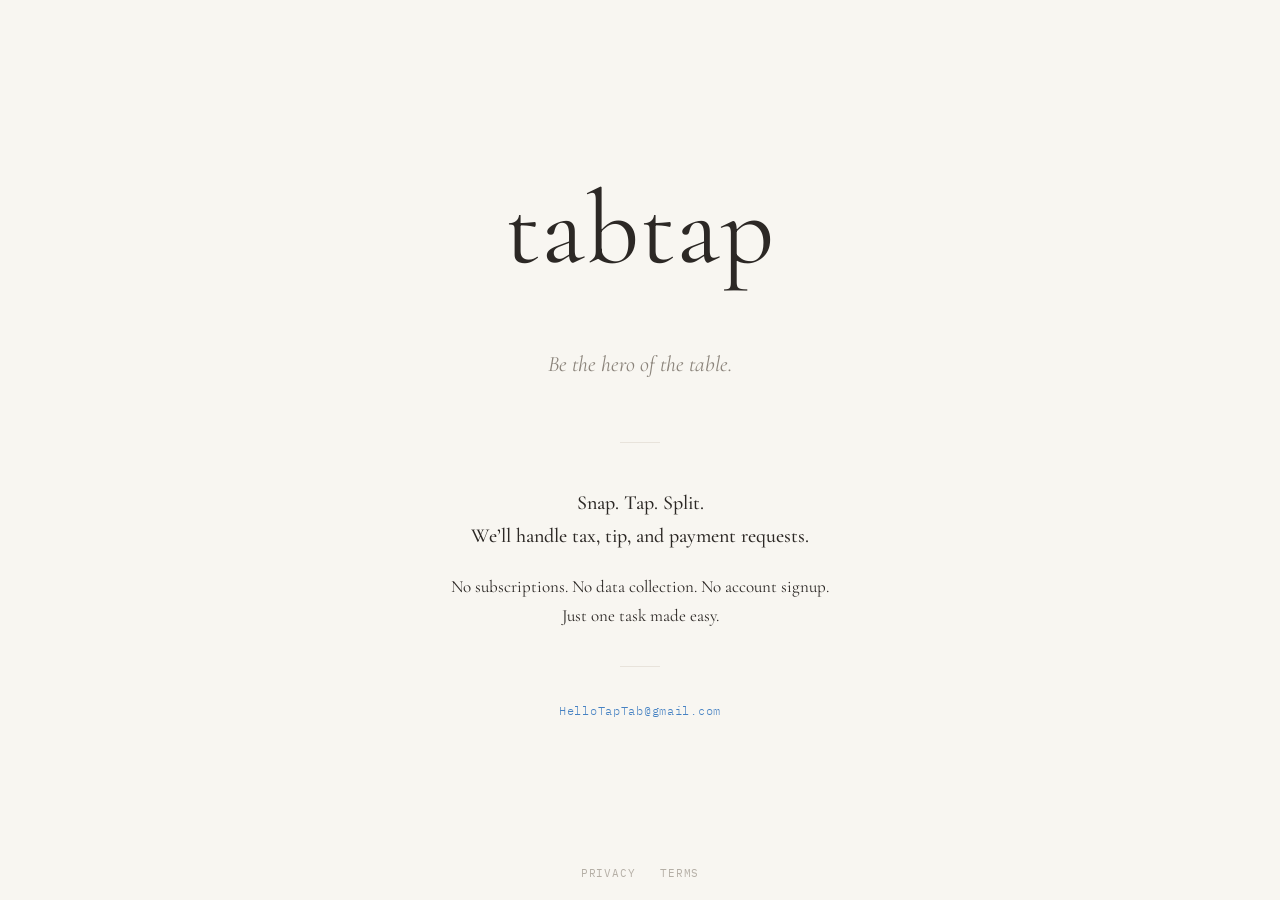
<file: index.html>
<!DOCTYPE html>
<html lang="en">
<head>
  <meta charset="UTF-8" />
  <meta name="viewport" content="width=device-width, initial-scale=1.0" />
  <title>TabTap — Split the bill, not the vibe</title>
  <meta name="description" content="TabTap is a mobile app for splitting restaurant bills. Snap the receipt, tap your items, send requests via Venmo, PayPal, Zelle, or Cash App. 50 cents." />
  <link rel="preconnect" href="https://fonts.googleapis.com" />
  <link rel="preconnect" href="https://fonts.gstatic.com" crossorigin />
  <link href="https://fonts.googleapis.com/css2?family=Cormorant+Garamond:ital,wght@0,400;0,500;1,400;1,500&family=DM+Sans:wght@400;500&family=IBM+Plex+Mono:wght@300;400&display=swap" rel="stylesheet" />
  <style>
    * { margin: 0; padding: 0; box-sizing: border-box; }

    body {
      background: #F8F6F1;
      color: #2C2825;
      font-family: 'DM Sans', system-ui, sans-serif;
      min-height: 100vh;
      min-height: 100dvh;
      display: flex;
      flex-direction: column;
      align-items: center;
      justify-content: center;
      -webkit-font-smoothing: antialiased;
    }

    .hero {
      display: flex;
      flex-direction: column;
      align-items: center;
      text-align: center;
      padding: 64px 32px 80px;
      max-width: 600px;
    }

    .logo {
      font-family: 'Cormorant Garamond', Georgia, serif;
      font-weight: 400;
      font-size: 104px;
      letter-spacing: 0.01em;
      color: #2C2825;
      margin-bottom: 40px;
      user-select: none;
    }

    .tagline {
      font-family: 'Cormorant Garamond', Georgia, serif;
      font-style: italic;
      font-weight: 400;
      font-size: 22px;
      color: #8A837A;
      line-height: 1.45;
      min-height: 66px;
      display: flex;
      align-items: center;
      justify-content: center;
      transition: opacity 0.8s ease;
    }

    .divider {
      width: 40px;
      height: 1px;
      background: #E8E3DB;
      margin: 44px 0;
    }

    .pitch {
      font-family: 'Cormorant Garamond', Georgia, serif;
      font-weight: 500;
      font-size: 20px;
      line-height: 1.65;
      color: #2C2825;
      max-width: 440px;
    }

    .pitch-secondary {
      font-family: 'Cormorant Garamond', Georgia, serif;
      font-weight: 400;
      font-size: 17px;
      line-height: 1.7;
      color: #2C2825;
      max-width: 420px;
      margin-top: 20px;
    }

    .divider-sm {
      width: 40px;
      height: 1px;
      background: #E8E3DB;
      margin: 36px 0;
    }

    .contact {
      font-family: 'IBM Plex Mono', monospace;
      font-size: 12px;
      font-weight: 300;
      letter-spacing: 0.06em;
      color: #8A837A;
    }

    .contact a {
      color: #4682C3;
      text-decoration: none;
    }

    .contact a:hover {
      text-decoration: underline;
      text-underline-offset: 2px;
    }

    footer {
      position: fixed;
      bottom: 0;
      left: 0;
      right: 0;
      display: flex;
      justify-content: center;
      gap: 24px;
      padding: 20px;
      font-family: 'IBM Plex Mono', monospace;
      font-size: 11px;
      font-weight: 400;
      letter-spacing: 0.08em;
      text-transform: uppercase;
    }

    footer a {
      color: #B5AFA6;
      text-decoration: none;
      transition: color 0.15s;
    }

    footer a:hover {
      color: #2C2825;
    }

    @media (max-width: 480px) {
      .logo { font-size: 72px; margin-bottom: 32px; }
      .tagline { font-size: 19px; min-height: 56px; }
      .pitch { font-size: 18px; }
      .pitch-secondary { font-size: 15px; }
      .hero { padding: 48px 24px 72px; }
    }
  </style>
</head>
<body>

  <main class="hero">
    <div class="logo">tabtap</div>

    <div class="tagline" id="tagline">Be the hero of the table.</div>

    <div class="divider"></div>

    <p class="pitch">
      Snap. Tap. Split.<br />
      We’ll handle tax, tip, and payment requests.
    </p>

    <p class="pitch-secondary">
      No subscriptions. No data collection. No account signup.<br />
      Just one task made easy.
    </p>

    <div class="divider-sm"></div>

    <div class="contact">
      <a href="mailto:HelloTapTab@gmail.com">HelloTapTab@gmail.com</a>
    </div>
  </main>

  <footer>
    <a href="/privacy">Privacy</a>
    <a href="/terms">Terms</a>
  </footer>

  <script>
    (function () {
      var slogans = [
        'Be the hero of the table.',
        'Not all heroes wear capes, some use TabTap.',
        'Split the tab, not the vibe.',
        'Because math after margaritas is a bad idea.',
        'You brought the card. We\u2019ll sort the rest.',
        'Dinner with friends, minus the awkward part.',
        'Fifty cents. Zero drama.',
        'The receipt whisperer.'
      ];
      var i = 0;
      var el = document.getElementById('tagline');
      setInterval(function () {
        el.style.opacity = '0';
        setTimeout(function () {
          i = (i + 1) % slogans.length;
          el.textContent = slogans[i];
          el.style.opacity = '1';
        }, 700);
      }, 30000);
    })();
  </script>

</body>
</html>
</file>
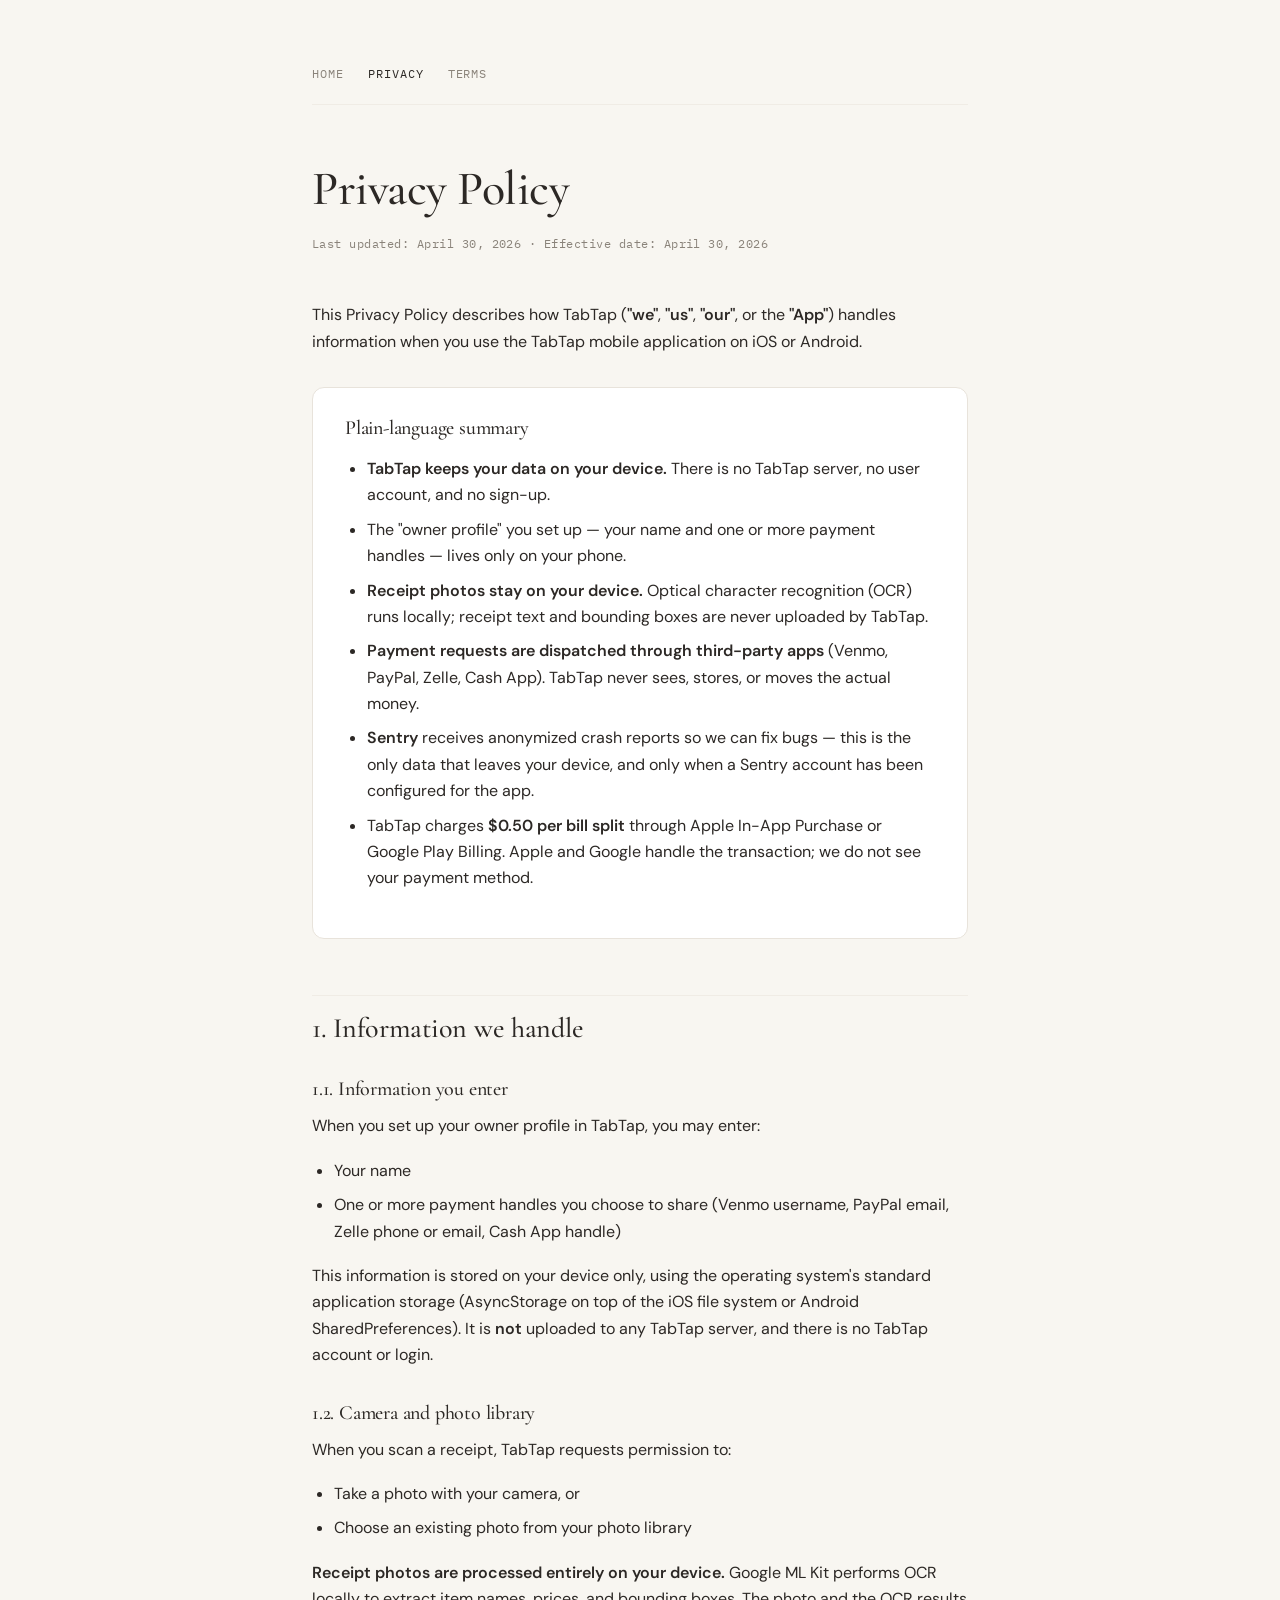
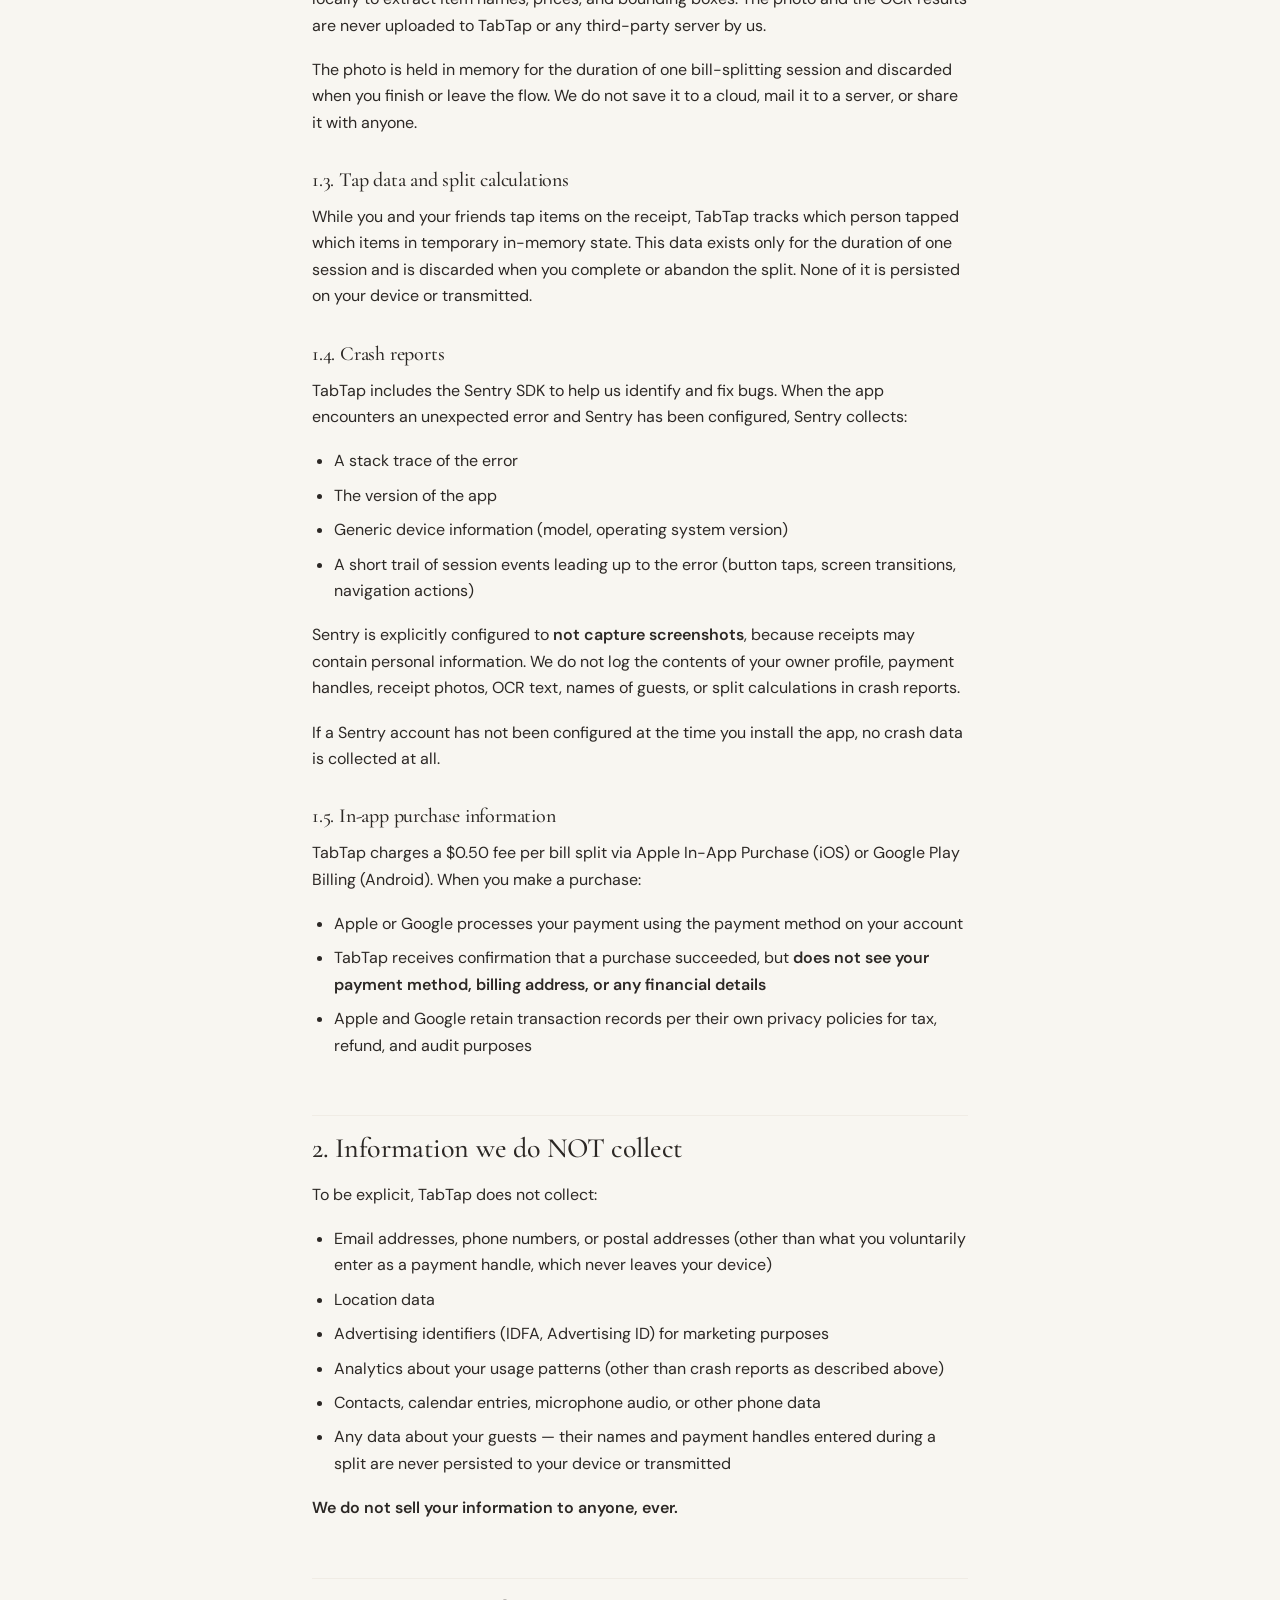
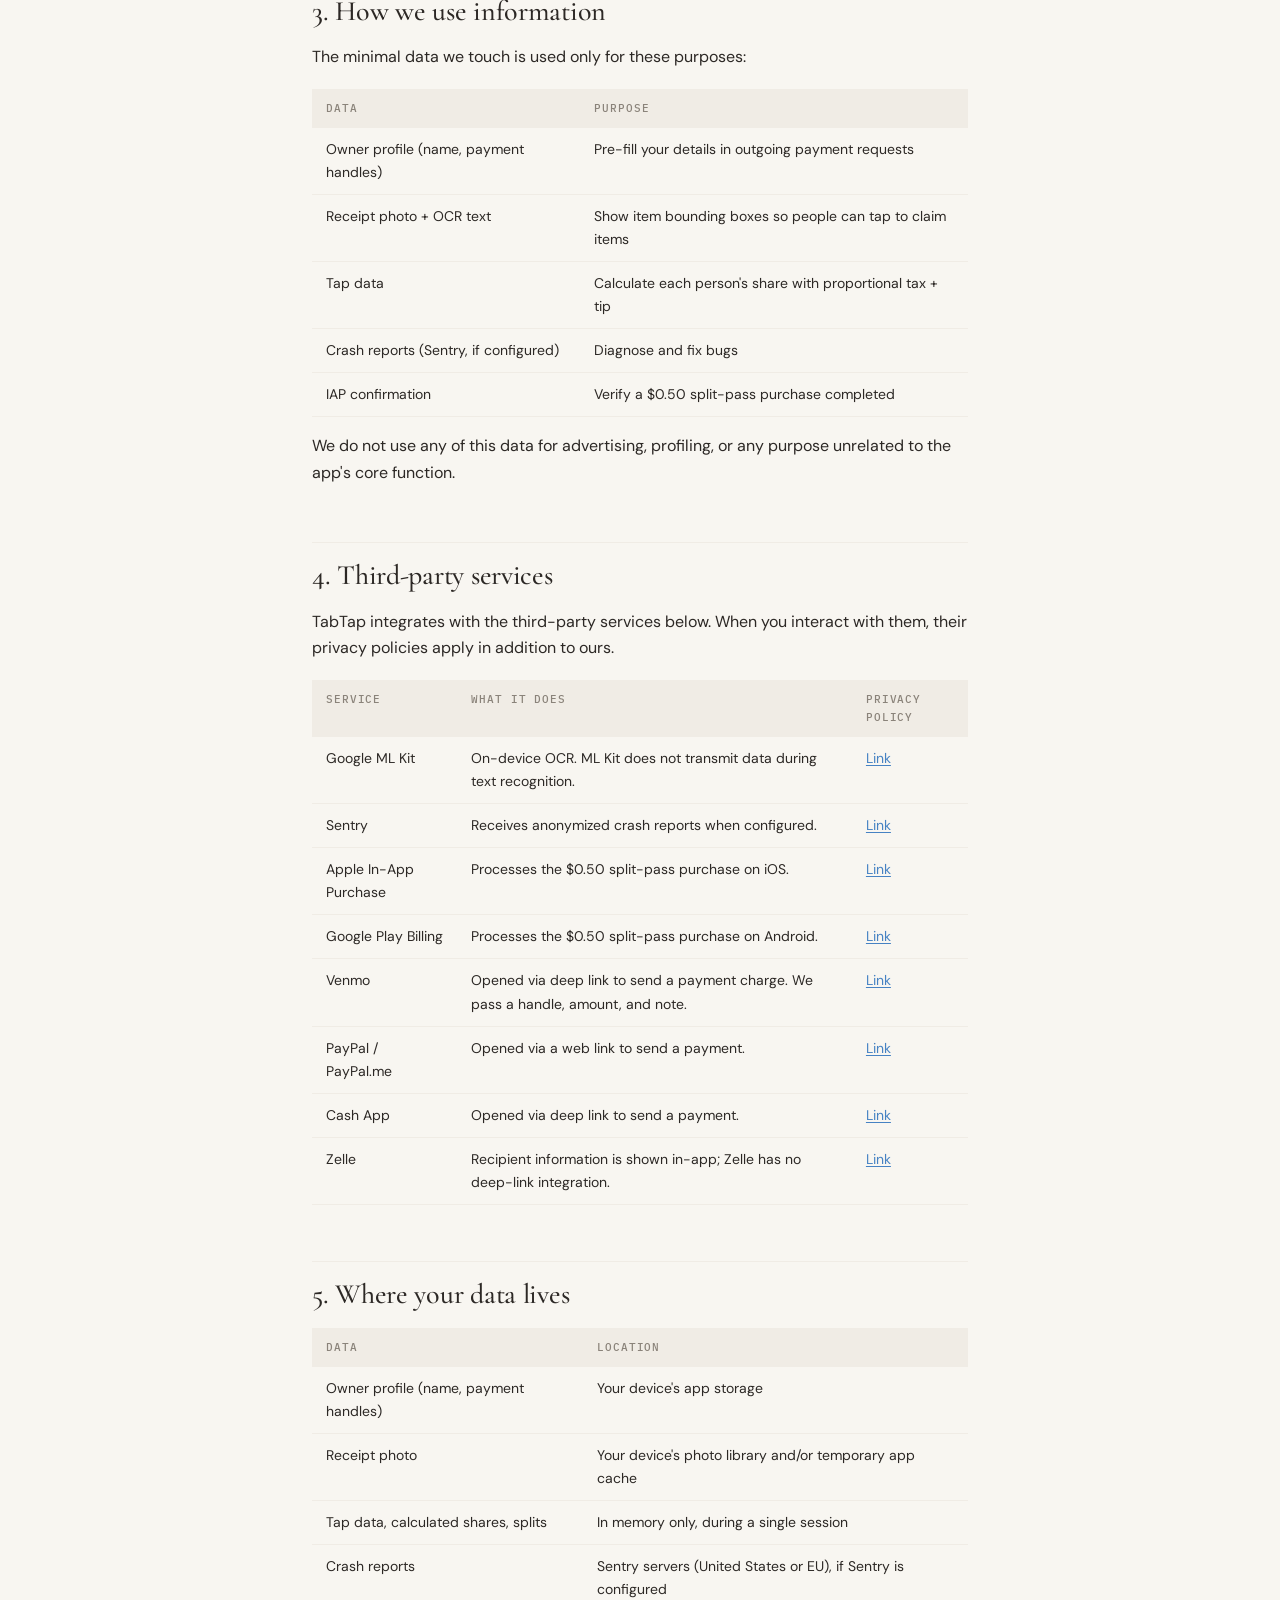
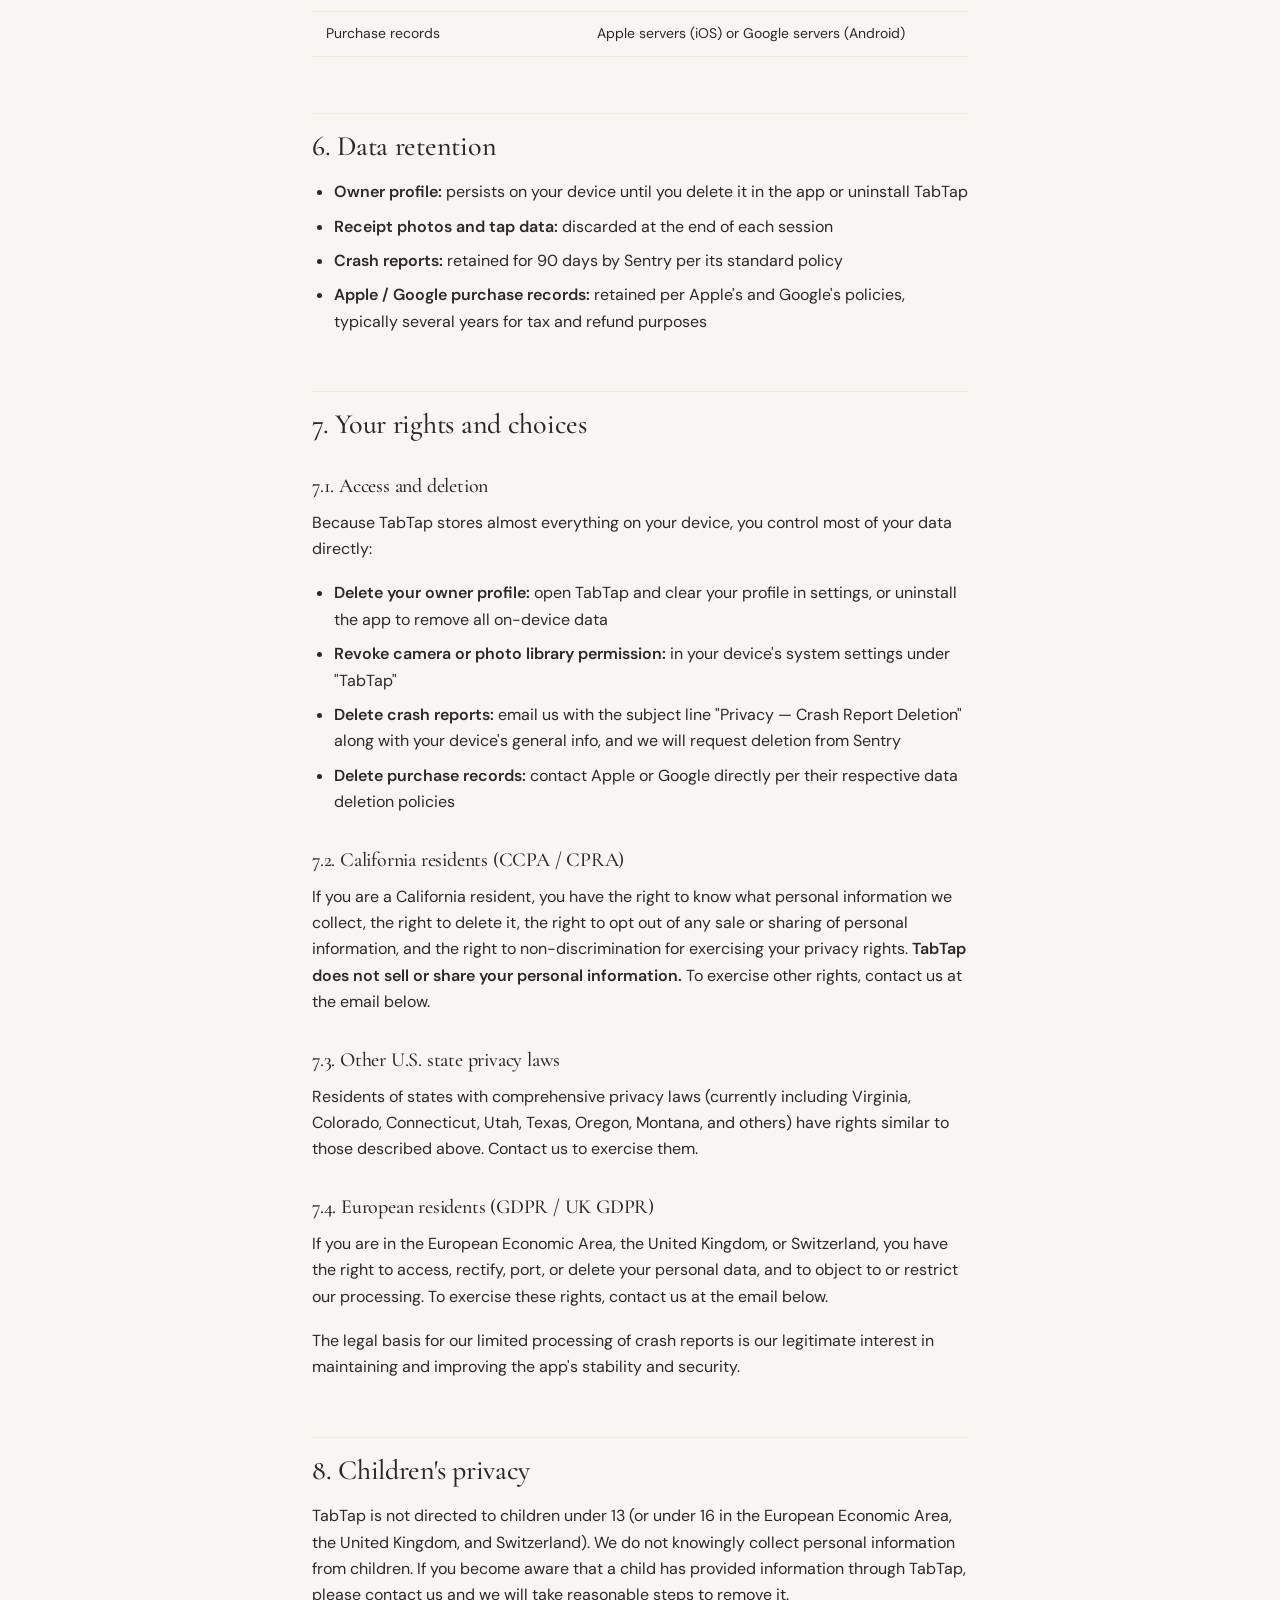
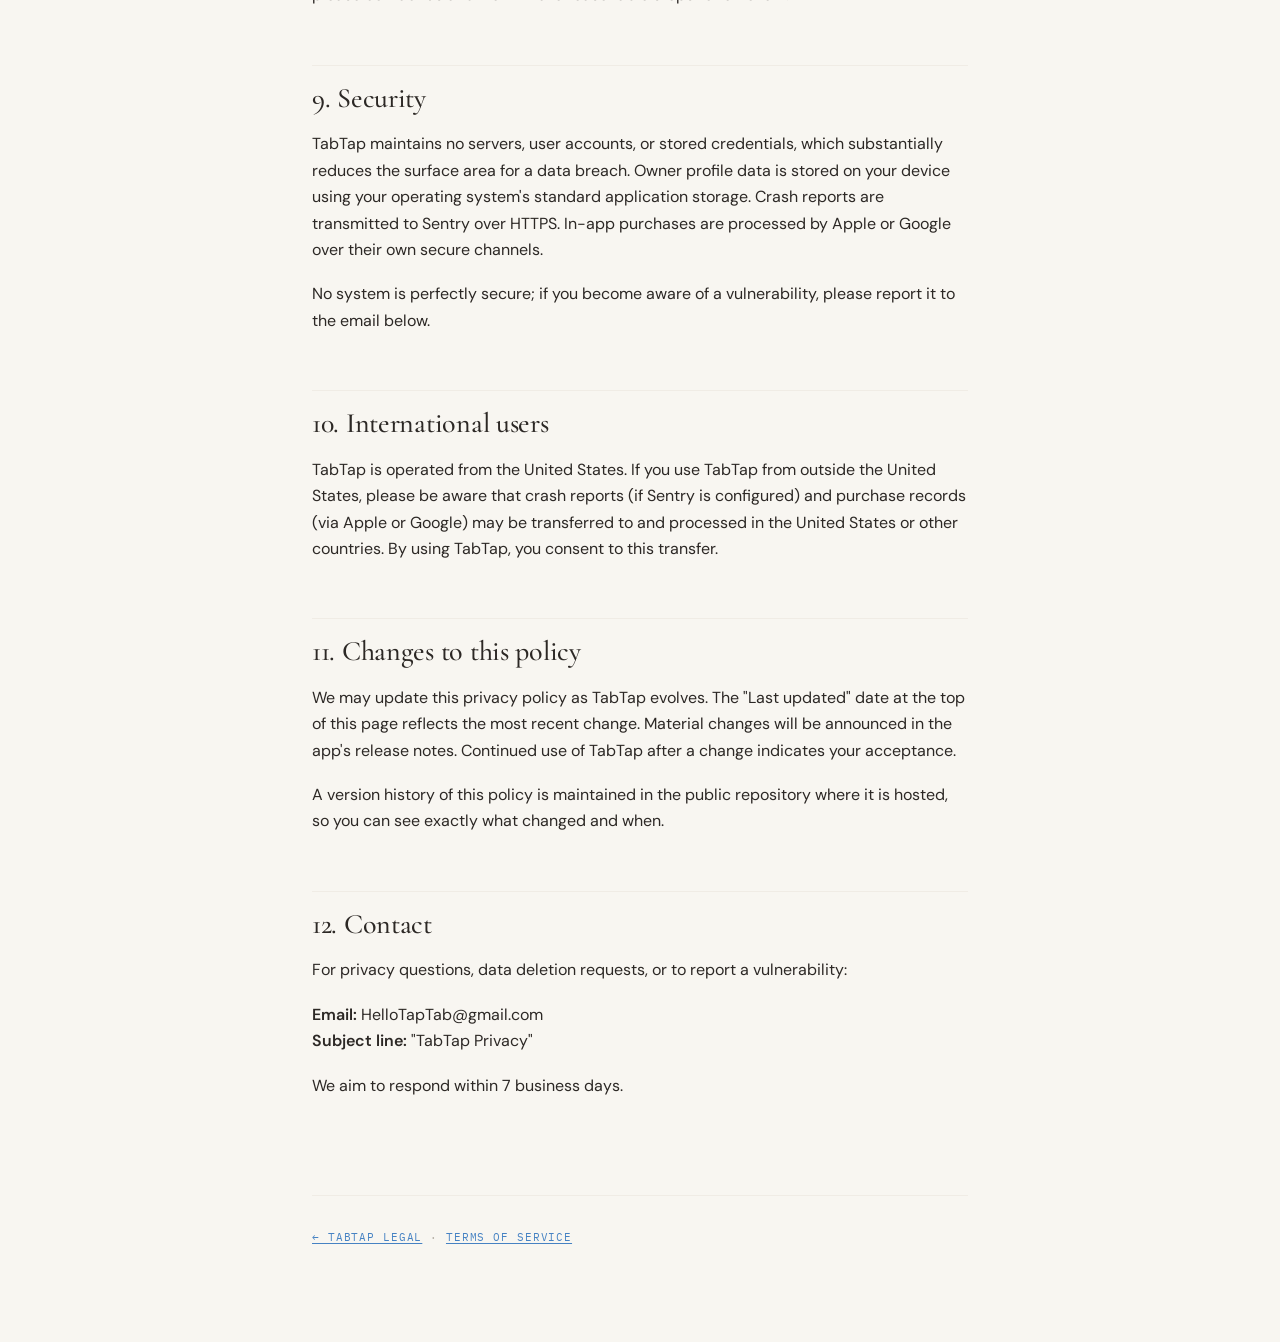
<file: privacy.html>
<!DOCTYPE html>
<html lang="en">
<head>
  <meta charset="UTF-8" />
  <meta name="viewport" content="width=device-width, initial-scale=1.0" />
  <title>Privacy Policy — TabTap</title>
  <meta name="description" content="How TabTap handles your information. We don't collect or sell personal data." />
  <link rel="stylesheet" href="/style.css" />
</head>
<body>
  <main class="container">
    <nav class="nav">
      <a href="/">Home</a>
      <a href="/privacy" class="active">Privacy</a>
      <a href="/terms">Terms</a>
    </nav>

    <h1>Privacy Policy</h1>
    <p class="meta">Last updated: April 30, 2026 · Effective date: April 30, 2026</p>

    <p>
      This Privacy Policy describes how TabTap (<strong>"we"</strong>, <strong>"us"</strong>, <strong>"our"</strong>,
      or the <strong>"App"</strong>) handles information when you use the TabTap mobile application on iOS or Android.
    </p>

    <div class="summary">
      <h2>Plain-language summary</h2>
      <ul>
        <li><strong>TabTap keeps your data on your device.</strong> There is no TabTap server, no user account, and no sign-up.</li>
        <li>The "owner profile" you set up — your name and one or more payment handles — lives only on your phone.</li>
        <li><strong>Receipt photos stay on your device.</strong> Optical character recognition (OCR) runs locally; receipt text and bounding boxes are never uploaded by TabTap.</li>
        <li><strong>Payment requests are dispatched through third-party apps</strong> (Venmo, PayPal, Zelle, Cash App). TabTap never sees, stores, or moves the actual money.</li>
        <li><strong>Sentry</strong> receives anonymized crash reports so we can fix bugs — this is the only data that leaves your device, and only when a Sentry account has been configured for the app.</li>
        <li>TabTap charges <strong>$0.50 per bill split</strong> through Apple In-App Purchase or Google Play Billing. Apple and Google handle the transaction; we do not see your payment method.</li>
      </ul>
    </div>

    <h2>1. Information we handle</h2>

    <h3>1.1. Information you enter</h3>
    <p>When you set up your owner profile in TabTap, you may enter:</p>
    <ul>
      <li>Your name</li>
      <li>One or more payment handles you choose to share (Venmo username, PayPal email, Zelle phone or email, Cash App handle)</li>
    </ul>
    <p>
      This information is stored on your device only, using the operating system's standard application storage
      (AsyncStorage on top of the iOS file system or Android SharedPreferences). It is <strong>not</strong>
      uploaded to any TabTap server, and there is no TabTap account or login.
    </p>

    <h3>1.2. Camera and photo library</h3>
    <p>When you scan a receipt, TabTap requests permission to:</p>
    <ul>
      <li>Take a photo with your camera, or</li>
      <li>Choose an existing photo from your photo library</li>
    </ul>
    <p>
      <strong>Receipt photos are processed entirely on your device.</strong> Google ML Kit performs OCR locally
      to extract item names, prices, and bounding boxes. The photo and the OCR results are never uploaded to
      TabTap or any third-party server by us.
    </p>
    <p>
      The photo is held in memory for the duration of one bill-splitting session and discarded when you finish
      or leave the flow. We do not save it to a cloud, mail it to a server, or share it with anyone.
    </p>

    <h3>1.3. Tap data and split calculations</h3>
    <p>
      While you and your friends tap items on the receipt, TabTap tracks which person tapped which items in
      temporary in-memory state. This data exists only for the duration of one session and is discarded when
      you complete or abandon the split. None of it is persisted on your device or transmitted.
    </p>

    <h3>1.4. Crash reports</h3>
    <p>
      TabTap includes the Sentry SDK to help us identify and fix bugs. When the app encounters an unexpected
      error and Sentry has been configured, Sentry collects:
    </p>
    <ul>
      <li>A stack trace of the error</li>
      <li>The version of the app</li>
      <li>Generic device information (model, operating system version)</li>
      <li>A short trail of session events leading up to the error (button taps, screen transitions, navigation actions)</li>
    </ul>
    <p>
      Sentry is explicitly configured to <strong>not capture screenshots</strong>, because receipts may contain
      personal information. We do not log the contents of your owner profile, payment handles, receipt photos,
      OCR text, names of guests, or split calculations in crash reports.
    </p>
    <p>
      If a Sentry account has not been configured at the time you install the app, no crash data is collected at all.
    </p>

    <h3>1.5. In-app purchase information</h3>
    <p>
      TabTap charges a $0.50 fee per bill split via Apple In-App Purchase (iOS) or Google Play Billing (Android).
      When you make a purchase:
    </p>
    <ul>
      <li>Apple or Google processes your payment using the payment method on your account</li>
      <li>TabTap receives confirmation that a purchase succeeded, but <strong>does not see your payment method, billing address, or any financial details</strong></li>
      <li>Apple and Google retain transaction records per their own privacy policies for tax, refund, and audit purposes</li>
    </ul>

    <h2>2. Information we do NOT collect</h2>
    <p>To be explicit, TabTap does not collect:</p>
    <ul>
      <li>Email addresses, phone numbers, or postal addresses (other than what you voluntarily enter as a payment handle, which never leaves your device)</li>
      <li>Location data</li>
      <li>Advertising identifiers (IDFA, Advertising ID) for marketing purposes</li>
      <li>Analytics about your usage patterns (other than crash reports as described above)</li>
      <li>Contacts, calendar entries, microphone audio, or other phone data</li>
      <li>Any data about your guests — their names and payment handles entered during a split are never persisted to your device or transmitted</li>
    </ul>
    <p><strong>We do not sell your information to anyone, ever.</strong></p>

    <h2>3. How we use information</h2>
    <p>The minimal data we touch is used only for these purposes:</p>
    <table>
      <thead>
        <tr><th>Data</th><th>Purpose</th></tr>
      </thead>
      <tbody>
        <tr><td>Owner profile (name, payment handles)</td><td>Pre-fill your details in outgoing payment requests</td></tr>
        <tr><td>Receipt photo + OCR text</td><td>Show item bounding boxes so people can tap to claim items</td></tr>
        <tr><td>Tap data</td><td>Calculate each person's share with proportional tax + tip</td></tr>
        <tr><td>Crash reports (Sentry, if configured)</td><td>Diagnose and fix bugs</td></tr>
        <tr><td>IAP confirmation</td><td>Verify a $0.50 split-pass purchase completed</td></tr>
      </tbody>
    </table>
    <p>
      We do not use any of this data for advertising, profiling, or any purpose unrelated to the app's core function.
    </p>

    <h2>4. Third-party services</h2>
    <p>
      TabTap integrates with the third-party services below. When you interact with them, their privacy policies
      apply in addition to ours.
    </p>
    <table>
      <thead>
        <tr><th>Service</th><th>What it does</th><th>Privacy policy</th></tr>
      </thead>
      <tbody>
        <tr><td>Google ML Kit</td><td>On-device OCR. ML Kit does not transmit data during text recognition.</td><td><a href="https://developers.google.com/ml-kit/terms">Link</a></td></tr>
        <tr><td>Sentry</td><td>Receives anonymized crash reports when configured.</td><td><a href="https://sentry.io/privacy/">Link</a></td></tr>
        <tr><td>Apple In-App Purchase</td><td>Processes the $0.50 split-pass purchase on iOS.</td><td><a href="https://www.apple.com/legal/privacy/">Link</a></td></tr>
        <tr><td>Google Play Billing</td><td>Processes the $0.50 split-pass purchase on Android.</td><td><a href="https://policies.google.com/privacy">Link</a></td></tr>
        <tr><td>Venmo</td><td>Opened via deep link to send a payment charge. We pass a handle, amount, and note.</td><td><a href="https://venmo.com/legal/us-privacy-policy">Link</a></td></tr>
        <tr><td>PayPal / PayPal.me</td><td>Opened via a web link to send a payment.</td><td><a href="https://www.paypal.com/us/legalhub/privacy-full">Link</a></td></tr>
        <tr><td>Cash App</td><td>Opened via deep link to send a payment.</td><td><a href="https://cash.app/legal/us/en-us/privacy">Link</a></td></tr>
        <tr><td>Zelle</td><td>Recipient information is shown in-app; Zelle has no deep-link integration.</td><td><a href="https://www.zellepay.com/legal/privacy-policy">Link</a></td></tr>
      </tbody>
    </table>

    <h2>5. Where your data lives</h2>
    <table>
      <thead>
        <tr><th>Data</th><th>Location</th></tr>
      </thead>
      <tbody>
        <tr><td>Owner profile (name, payment handles)</td><td>Your device's app storage</td></tr>
        <tr><td>Receipt photo</td><td>Your device's photo library and/or temporary app cache</td></tr>
        <tr><td>Tap data, calculated shares, splits</td><td>In memory only, during a single session</td></tr>
        <tr><td>Crash reports</td><td>Sentry servers (United States or EU), if Sentry is configured</td></tr>
        <tr><td>Purchase records</td><td>Apple servers (iOS) or Google servers (Android)</td></tr>
      </tbody>
    </table>

    <h2>6. Data retention</h2>
    <ul>
      <li><strong>Owner profile:</strong> persists on your device until you delete it in the app or uninstall TabTap</li>
      <li><strong>Receipt photos and tap data:</strong> discarded at the end of each session</li>
      <li><strong>Crash reports:</strong> retained for 90 days by Sentry per its standard policy</li>
      <li><strong>Apple / Google purchase records:</strong> retained per Apple's and Google's policies, typically several years for tax and refund purposes</li>
    </ul>

    <h2>7. Your rights and choices</h2>

    <h3>7.1. Access and deletion</h3>
    <p>Because TabTap stores almost everything on your device, you control most of your data directly:</p>
    <ul>
      <li><strong>Delete your owner profile:</strong> open TabTap and clear your profile in settings, or uninstall the app to remove all on-device data</li>
      <li><strong>Revoke camera or photo library permission:</strong> in your device's system settings under "TabTap"</li>
      <li><strong>Delete crash reports:</strong> email us with the subject line "Privacy — Crash Report Deletion" along with your device's general info, and we will request deletion from Sentry</li>
      <li><strong>Delete purchase records:</strong> contact Apple or Google directly per their respective data deletion policies</li>
    </ul>

    <h3>7.2. California residents (CCPA / CPRA)</h3>
    <p>
      If you are a California resident, you have the right to know what personal information we collect, the right
      to delete it, the right to opt out of any sale or sharing of personal information, and the right to
      non-discrimination for exercising your privacy rights. <strong>TabTap does not sell or share your personal
      information.</strong> To exercise other rights, contact us at the email below.
    </p>

    <h3>7.3. Other U.S. state privacy laws</h3>
    <p>
      Residents of states with comprehensive privacy laws (currently including Virginia, Colorado, Connecticut,
      Utah, Texas, Oregon, Montana, and others) have rights similar to those described above. Contact us to exercise them.
    </p>

    <h3>7.4. European residents (GDPR / UK GDPR)</h3>
    <p>
      If you are in the European Economic Area, the United Kingdom, or Switzerland, you have the right to access,
      rectify, port, or delete your personal data, and to object to or restrict our processing. To exercise these
      rights, contact us at the email below.
    </p>
    <p>
      The legal basis for our limited processing of crash reports is our legitimate interest in maintaining and
      improving the app's stability and security.
    </p>

    <h2>8. Children's privacy</h2>
    <p>
      TabTap is not directed to children under 13 (or under 16 in the European Economic Area, the United Kingdom,
      and Switzerland). We do not knowingly collect personal information from children. If you become aware that
      a child has provided information through TabTap, please contact us and we will take reasonable steps to remove it.
    </p>

    <h2>9. Security</h2>
    <p>
      TabTap maintains no servers, user accounts, or stored credentials, which substantially reduces the surface
      area for a data breach. Owner profile data is stored on your device using your operating system's standard
      application storage. Crash reports are transmitted to Sentry over HTTPS. In-app purchases are processed by
      Apple or Google over their own secure channels.
    </p>
    <p>
      No system is perfectly secure; if you become aware of a vulnerability, please report it to the email below.
    </p>

    <h2>10. International users</h2>
    <p>
      TabTap is operated from the United States. If you use TabTap from outside the United States, please be
      aware that crash reports (if Sentry is configured) and purchase records (via Apple or Google) may be
      transferred to and processed in the United States or other countries. By using TabTap, you consent to
      this transfer.
    </p>

    <h2>11. Changes to this policy</h2>
    <p>
      We may update this privacy policy as TabTap evolves. The "Last updated" date at the top of this page
      reflects the most recent change. Material changes will be announced in the app's release notes. Continued
      use of TabTap after a change indicates your acceptance.
    </p>
    <p>
      A version history of this policy is maintained in the public repository where it is hosted, so you can
      see exactly what changed and when.
    </p>

    <h2>12. Contact</h2>
    <p>
      For privacy questions, data deletion requests, or to report a vulnerability:
    </p>
    <p>
      <strong>Email:</strong> HelloTapTab@gmail.com<br />
      <strong>Subject line:</strong> "TabTap Privacy"
    </p>
    <p>We aim to respond within 7 business days.</p>

    <footer>
      <a href="/">← TabTap Legal</a> · <a href="/terms">Terms of Service</a>
    </footer>
  </main>
</body>
</html>
</file>
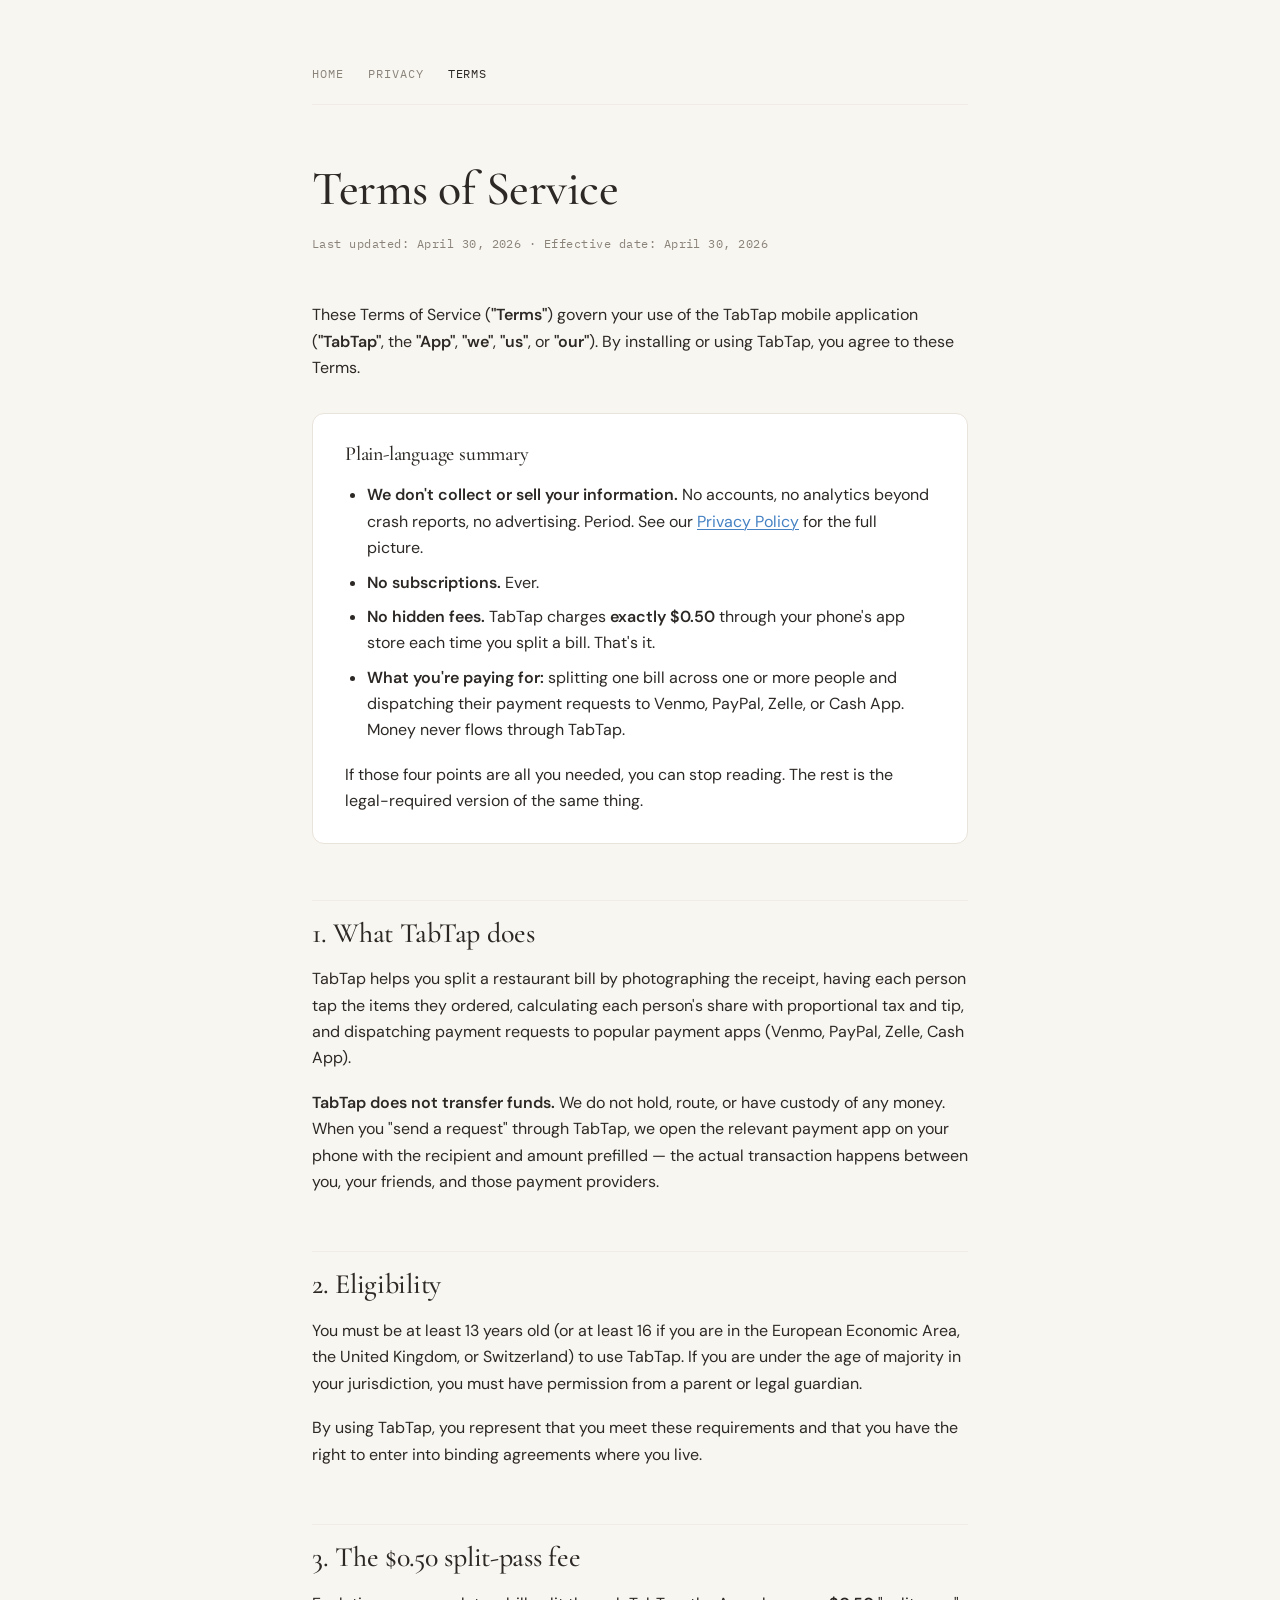
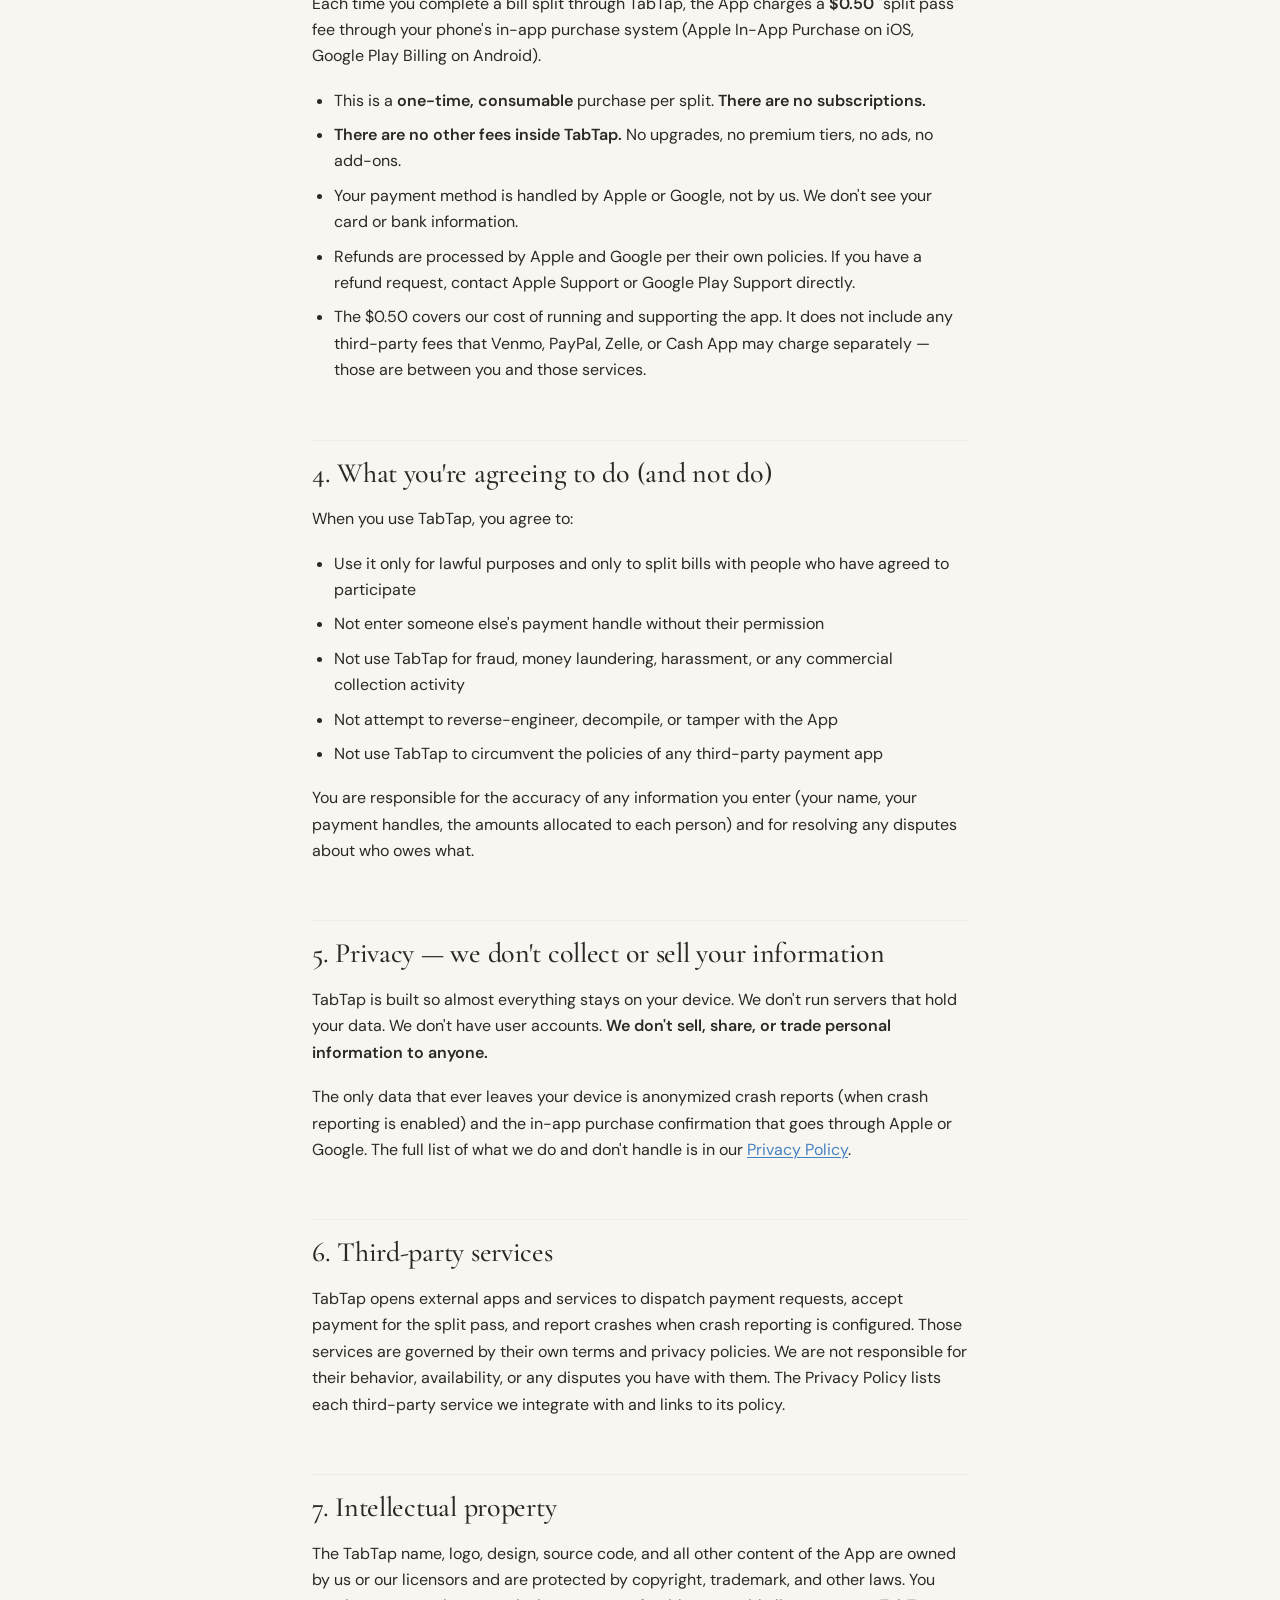
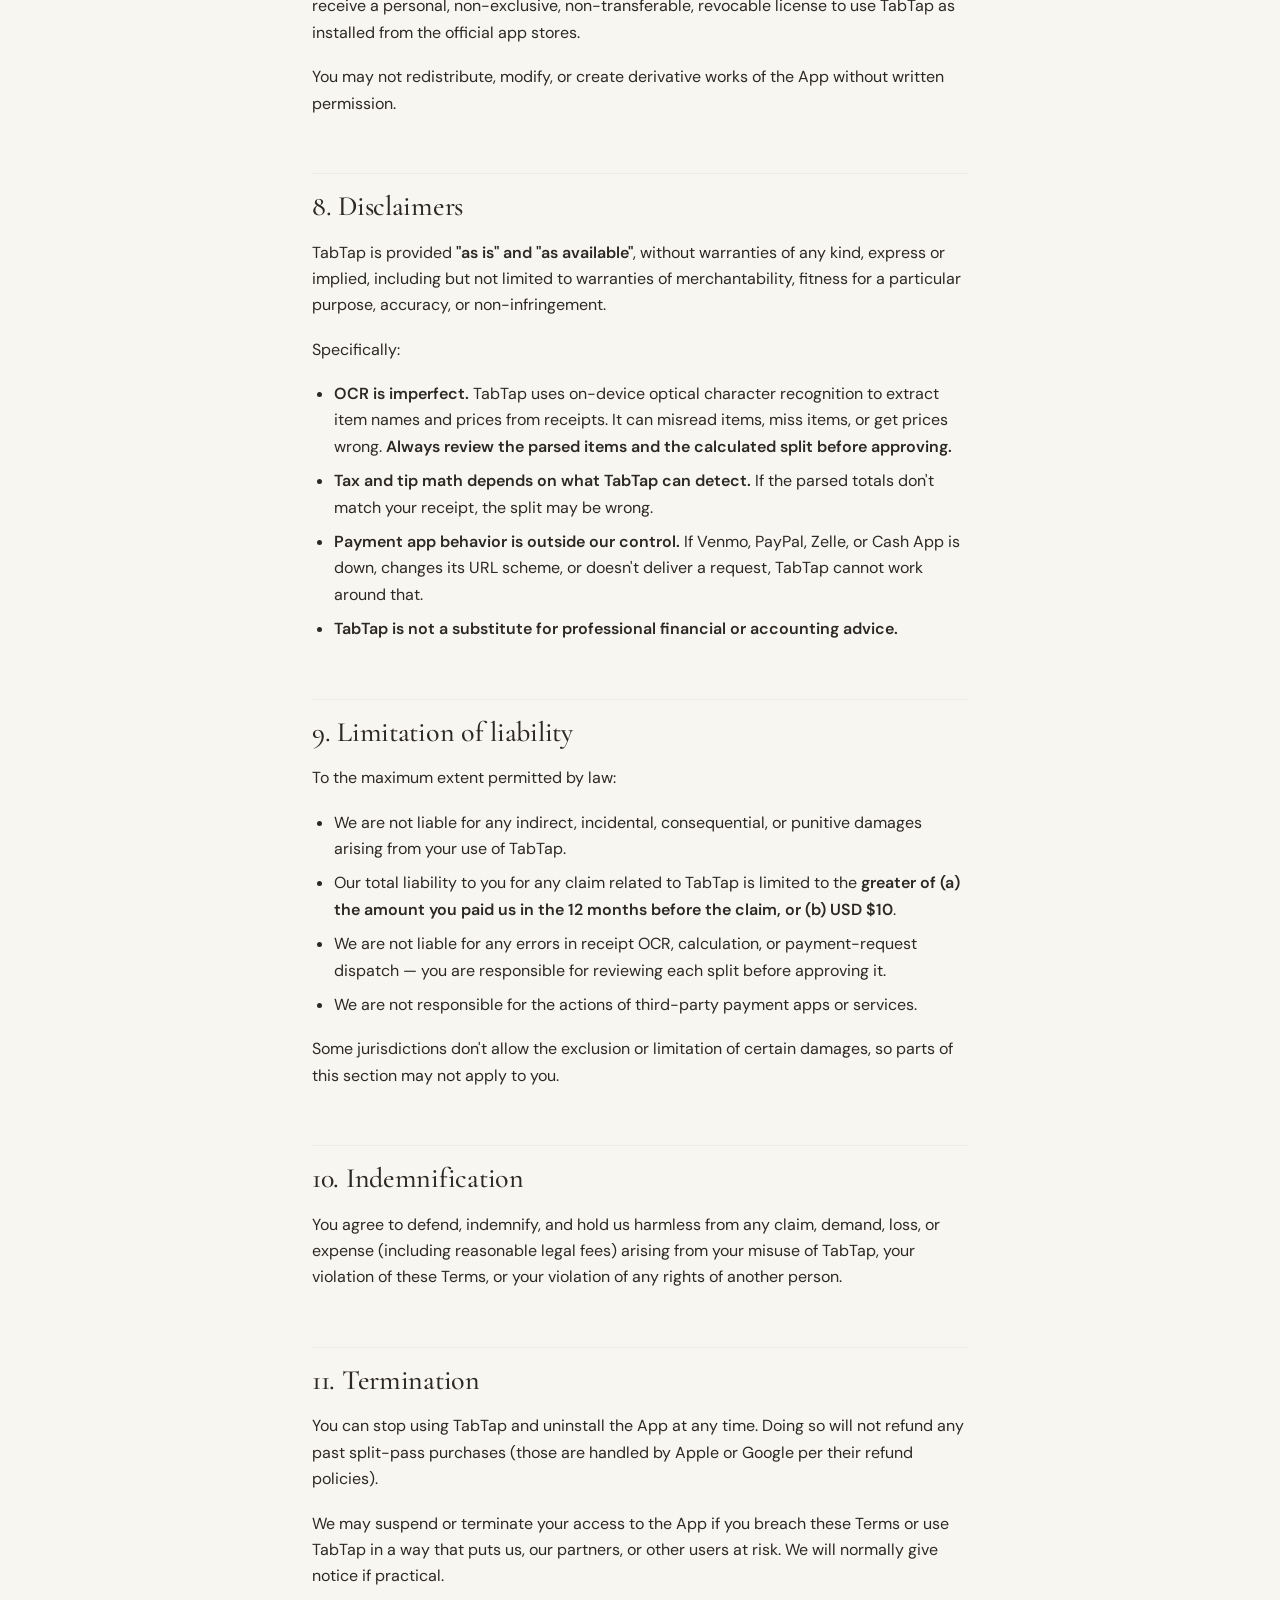
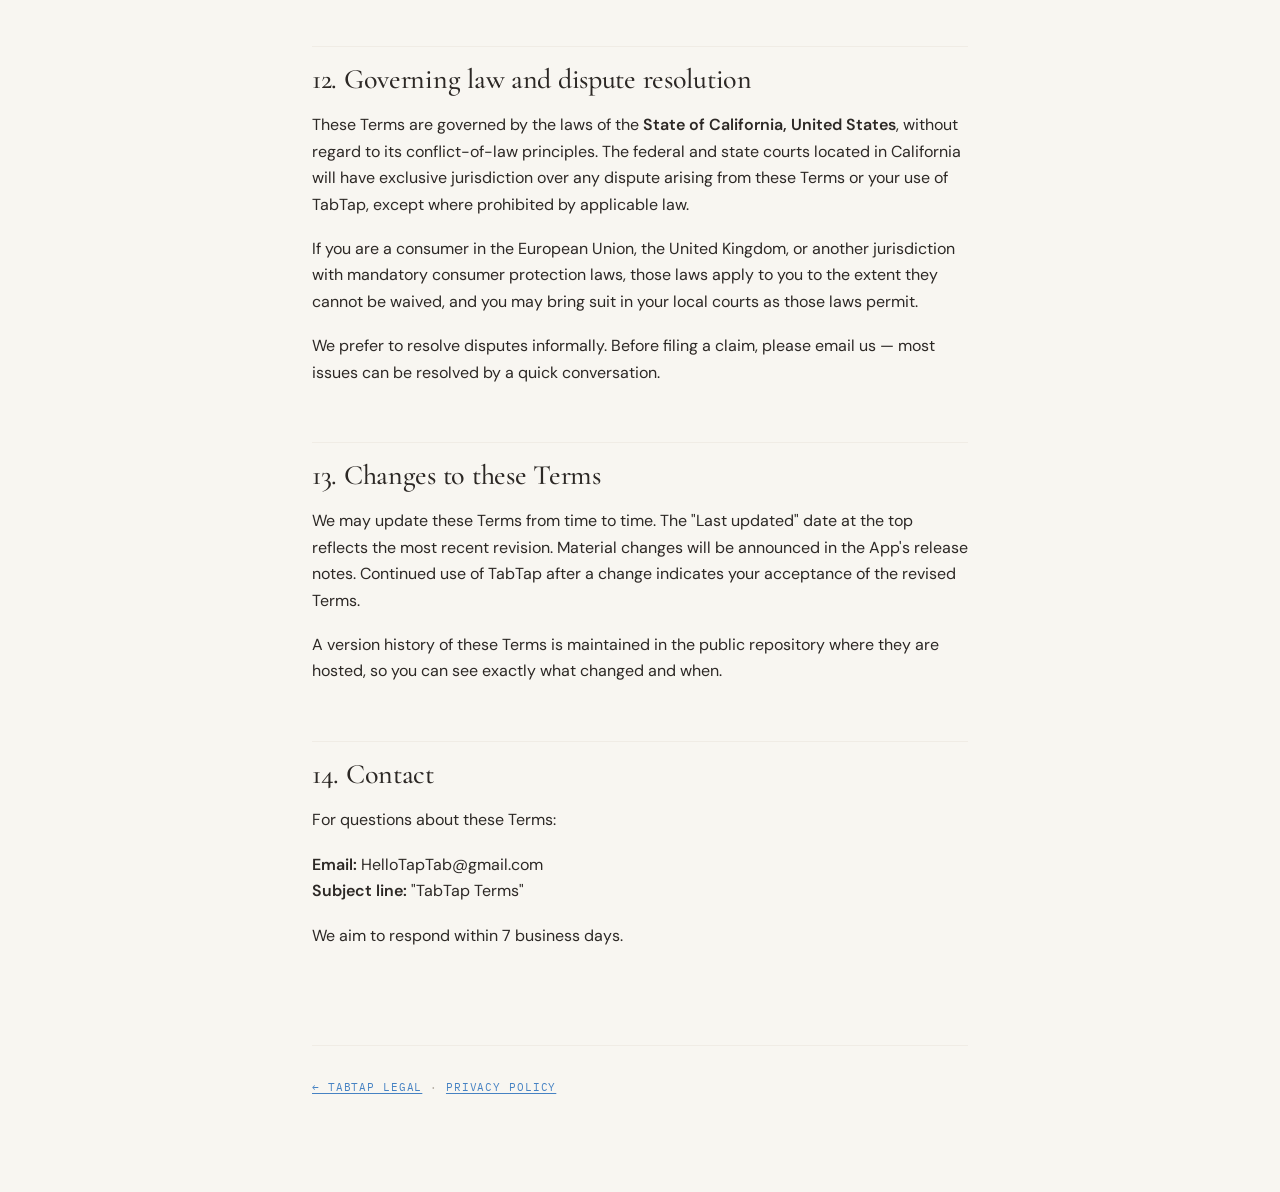
<file: terms.html>
<!DOCTYPE html>
<html lang="en">
<head>
  <meta charset="UTF-8" />
  <meta name="viewport" content="width=device-width, initial-scale=1.0" />
  <title>Terms of Service — TabTap</title>
  <meta name="description" content="The agreement when you use TabTap. No subscriptions, no hidden fees, no data collection." />
  <link rel="stylesheet" href="/style.css" />
</head>
<body>
  <main class="container">
    <nav class="nav">
      <a href="/">Home</a>
      <a href="/privacy">Privacy</a>
      <a href="/terms" class="active">Terms</a>
    </nav>

    <h1>Terms of Service</h1>
    <p class="meta">Last updated: April 30, 2026 · Effective date: April 30, 2026</p>

    <p>
      These Terms of Service (<strong>"Terms"</strong>) govern your use of the TabTap mobile application
      (<strong>"TabTap"</strong>, the <strong>"App"</strong>, <strong>"we"</strong>, <strong>"us"</strong>,
      or <strong>"our"</strong>). By installing or using TabTap, you agree to these Terms.
    </p>

    <div class="summary">
      <h2>Plain-language summary</h2>
      <ul>
        <li><strong>We don't collect or sell your information.</strong> No accounts, no analytics beyond crash reports, no advertising. Period. See our <a href="/privacy">Privacy Policy</a> for the full picture.</li>
        <li><strong>No subscriptions.</strong> Ever.</li>
        <li><strong>No hidden fees.</strong> TabTap charges <strong>exactly $0.50</strong> through your phone's app store each time you split a bill. That's it.</li>
        <li><strong>What you're paying for:</strong> splitting one bill across one or more people and dispatching their payment requests to Venmo, PayPal, Zelle, or Cash App. Money never flows through TabTap.</li>
      </ul>
      <p>If those four points are all you needed, you can stop reading. The rest is the legal-required version of the same thing.</p>
    </div>

    <h2>1. What TabTap does</h2>
    <p>
      TabTap helps you split a restaurant bill by photographing the receipt, having each person tap the items
      they ordered, calculating each person's share with proportional tax and tip, and dispatching payment
      requests to popular payment apps (Venmo, PayPal, Zelle, Cash App).
    </p>
    <p>
      <strong>TabTap does not transfer funds.</strong> We do not hold, route, or have custody of any money.
      When you "send a request" through TabTap, we open the relevant payment app on your phone with the recipient
      and amount prefilled — the actual transaction happens between you, your friends, and those payment providers.
    </p>

    <h2>2. Eligibility</h2>
    <p>
      You must be at least 13 years old (or at least 16 if you are in the European Economic Area, the United Kingdom,
      or Switzerland) to use TabTap. If you are under the age of majority in your jurisdiction, you must have
      permission from a parent or legal guardian.
    </p>
    <p>
      By using TabTap, you represent that you meet these requirements and that you have the right to enter into
      binding agreements where you live.
    </p>

    <h2>3. The $0.50 split-pass fee</h2>
    <p>
      Each time you complete a bill split through TabTap, the App charges a <strong>$0.50</strong> "split pass"
      fee through your phone's in-app purchase system (Apple In-App Purchase on iOS, Google Play Billing on Android).
    </p>
    <ul>
      <li>This is a <strong>one-time, consumable</strong> purchase per split. <strong>There are no subscriptions.</strong></li>
      <li><strong>There are no other fees inside TabTap.</strong> No upgrades, no premium tiers, no ads, no add-ons.</li>
      <li>Your payment method is handled by Apple or Google, not by us. We don't see your card or bank information.</li>
      <li>Refunds are processed by Apple and Google per their own policies. If you have a refund request, contact Apple Support or Google Play Support directly.</li>
      <li>The $0.50 covers our cost of running and supporting the app. It does not include any third-party fees that Venmo, PayPal, Zelle, or Cash App may charge separately — those are between you and those services.</li>
    </ul>

    <h2>4. What you're agreeing to do (and not do)</h2>
    <p>When you use TabTap, you agree to:</p>
    <ul>
      <li>Use it only for lawful purposes and only to split bills with people who have agreed to participate</li>
      <li>Not enter someone else's payment handle without their permission</li>
      <li>Not use TabTap for fraud, money laundering, harassment, or any commercial collection activity</li>
      <li>Not attempt to reverse-engineer, decompile, or tamper with the App</li>
      <li>Not use TabTap to circumvent the policies of any third-party payment app</li>
    </ul>
    <p>
      You are responsible for the accuracy of any information you enter (your name, your payment handles, the
      amounts allocated to each person) and for resolving any disputes about who owes what.
    </p>

    <h2>5. Privacy — we don't collect or sell your information</h2>
    <p>
      TabTap is built so almost everything stays on your device. We don't run servers that hold your data. We
      don't have user accounts. <strong>We don't sell, share, or trade personal information to anyone.</strong>
    </p>
    <p>
      The only data that ever leaves your device is anonymized crash reports (when crash reporting is enabled)
      and the in-app purchase confirmation that goes through Apple or Google. The full list of what we do and
      don't handle is in our <a href="/privacy">Privacy Policy</a>.
    </p>

    <h2>6. Third-party services</h2>
    <p>
      TabTap opens external apps and services to dispatch payment requests, accept payment for the split pass,
      and report crashes when crash reporting is configured. Those services are governed by their own terms and
      privacy policies. We are not responsible for their behavior, availability, or any disputes you have with them.
      The Privacy Policy lists each third-party service we integrate with and links to its policy.
    </p>

    <h2>7. Intellectual property</h2>
    <p>
      The TabTap name, logo, design, source code, and all other content of the App are owned by us or our licensors
      and are protected by copyright, trademark, and other laws. You receive a personal, non-exclusive,
      non-transferable, revocable license to use TabTap as installed from the official app stores.
    </p>
    <p>You may not redistribute, modify, or create derivative works of the App without written permission.</p>

    <h2>8. Disclaimers</h2>
    <p>
      TabTap is provided <strong>"as is" and "as available"</strong>, without warranties of any kind, express or
      implied, including but not limited to warranties of merchantability, fitness for a particular purpose,
      accuracy, or non-infringement.
    </p>
    <p>Specifically:</p>
    <ul>
      <li><strong>OCR is imperfect.</strong> TabTap uses on-device optical character recognition to extract item names and prices from receipts. It can misread items, miss items, or get prices wrong. <strong>Always review the parsed items and the calculated split before approving.</strong></li>
      <li><strong>Tax and tip math depends on what TabTap can detect.</strong> If the parsed totals don't match your receipt, the split may be wrong.</li>
      <li><strong>Payment app behavior is outside our control.</strong> If Venmo, PayPal, Zelle, or Cash App is down, changes its URL scheme, or doesn't deliver a request, TabTap cannot work around that.</li>
      <li><strong>TabTap is not a substitute for professional financial or accounting advice.</strong></li>
    </ul>

    <h2>9. Limitation of liability</h2>
    <p>To the maximum extent permitted by law:</p>
    <ul>
      <li>We are not liable for any indirect, incidental, consequential, or punitive damages arising from your use of TabTap.</li>
      <li>Our total liability to you for any claim related to TabTap is limited to the <strong>greater of (a) the amount you paid us in the 12 months before the claim, or (b) USD $10</strong>.</li>
      <li>We are not liable for any errors in receipt OCR, calculation, or payment-request dispatch — you are responsible for reviewing each split before approving it.</li>
      <li>We are not responsible for the actions of third-party payment apps or services.</li>
    </ul>
    <p>
      Some jurisdictions don't allow the exclusion or limitation of certain damages, so parts of this section may
      not apply to you.
    </p>

    <h2>10. Indemnification</h2>
    <p>
      You agree to defend, indemnify, and hold us harmless from any claim, demand, loss, or expense (including
      reasonable legal fees) arising from your misuse of TabTap, your violation of these Terms, or your violation
      of any rights of another person.
    </p>

    <h2>11. Termination</h2>
    <p>
      You can stop using TabTap and uninstall the App at any time. Doing so will not refund any past split-pass
      purchases (those are handled by Apple or Google per their refund policies).
    </p>
    <p>
      We may suspend or terminate your access to the App if you breach these Terms or use TabTap in a way that
      puts us, our partners, or other users at risk. We will normally give notice if practical.
    </p>

    <h2>12. Governing law and dispute resolution</h2>
    <p>
      These Terms are governed by the laws of the <strong>State of California, United States</strong>, without
      regard to its conflict-of-law principles. The federal and state courts located in California will have
      exclusive jurisdiction over any dispute arising from these Terms or your use of TabTap, except where
      prohibited by applicable law.
    </p>
    <p>
      If you are a consumer in the European Union, the United Kingdom, or another jurisdiction with mandatory
      consumer protection laws, those laws apply to you to the extent they cannot be waived, and you may bring
      suit in your local courts as those laws permit.
    </p>
    <p>
      We prefer to resolve disputes informally. Before filing a claim, please email us — most issues can be
      resolved by a quick conversation.
    </p>

    <h2>13. Changes to these Terms</h2>
    <p>
      We may update these Terms from time to time. The "Last updated" date at the top reflects the most recent
      revision. Material changes will be announced in the App's release notes. Continued use of TabTap after a
      change indicates your acceptance of the revised Terms.
    </p>
    <p>
      A version history of these Terms is maintained in the public repository where they are hosted, so you can
      see exactly what changed and when.
    </p>

    <h2>14. Contact</h2>
    <p>For questions about these Terms:</p>
    <p>
      <strong>Email:</strong> HelloTapTab@gmail.com<br />
      <strong>Subject line:</strong> "TabTap Terms"
    </p>
    <p>We aim to respond within 7 business days.</p>

    <footer>
      <a href="/">← TabTap Legal</a> · <a href="/privacy">Privacy Policy</a>
    </footer>
  </main>
</body>
</html>
</file>
<file: style.css>
@import url('https://fonts.googleapis.com/css2?family=Cormorant+Garamond:wght@400;500;600&family=DM+Sans:wght@400;500;600&family=IBM+Plex+Mono:wght@300;400;500&display=swap');

:root {
  --bg: #F8F6F1;
  --card: #FFFFFF;
  --text: #2C2825;
  --text-muted: #8A837A;
  --text-light: #B5AFA6;
  --border: #E8E3DB;
  --border-light: #F0ECE5;
  --accent: #4682C3;
}

* { box-sizing: border-box; }

html, body { margin: 0; padding: 0; }

body {
  background: var(--bg);
  color: var(--text);
  font-family: 'DM Sans', system-ui, -apple-system, sans-serif;
  font-size: 16px;
  line-height: 1.65;
  -webkit-font-smoothing: antialiased;
  -moz-osx-font-smoothing: grayscale;
}

.container {
  max-width: 720px;
  margin: 0 auto;
  padding: 64px 32px 96px;
}

h1, h2, h3 {
  font-family: 'Cormorant Garamond', Georgia, serif;
  font-weight: 500;
  line-height: 1.2;
  letter-spacing: -0.01em;
}

h1 {
  font-size: 48px;
  margin: 0 0 16px;
}

h2 {
  font-size: 28px;
  margin: 56px 0 16px;
  padding-top: 16px;
  border-top: 1px solid var(--border-light);
}

h3 {
  font-size: 20px;
  margin: 32px 0 12px;
}

p { margin: 0 0 18px; }

a {
  color: var(--accent);
  text-decoration: underline;
  text-underline-offset: 2px;
  text-decoration-thickness: 1px;
}

a:hover { text-decoration-thickness: 2px; }

strong { font-weight: 600; color: var(--text); }

code {
  font-family: 'IBM Plex Mono', monospace;
  font-size: 0.875em;
  background: var(--border-light);
  padding: 2px 6px;
  border-radius: 4px;
}

ul { padding-left: 22px; margin: 0 0 18px; }
li { margin-bottom: 8px; }

table {
  width: 100%;
  border-collapse: collapse;
  margin: 16px 0;
  font-size: 14px;
}

th, td {
  padding: 10px 14px;
  text-align: left;
  border-bottom: 1px solid var(--border-light);
  vertical-align: top;
}

th {
  font-family: 'IBM Plex Mono', monospace;
  font-size: 11px;
  font-weight: 500;
  letter-spacing: 0.08em;
  text-transform: uppercase;
  color: var(--text-muted);
  background: var(--border-light);
}

.meta {
  font-family: 'IBM Plex Mono', monospace;
  font-size: 12px;
  color: var(--text-muted);
  letter-spacing: 0.04em;
  margin-bottom: 48px;
}

.summary {
  background: var(--card);
  border: 1px solid var(--border);
  border-radius: 12px;
  padding: 28px 32px;
  margin: 32px 0 48px;
}

.summary p:last-child { margin-bottom: 0; }

.summary h2:first-child {
  margin-top: 0;
  border-top: none;
  padding-top: 0;
  font-size: 20px;
}

hr {
  border: none;
  border-top: 1px solid var(--border-light);
  margin: 48px 0;
}

.nav {
  display: flex;
  gap: 24px;
  font-family: 'IBM Plex Mono', monospace;
  font-size: 12px;
  letter-spacing: 0.08em;
  text-transform: uppercase;
  margin-bottom: 56px;
  padding-bottom: 20px;
  border-bottom: 1px solid var(--border-light);
}

.nav a {
  color: var(--text-muted);
  text-decoration: none;
  transition: color 0.15s;
}

.nav a:hover, .nav a.active { color: var(--text); }

.tagline {
  font-family: 'Cormorant Garamond', serif;
  font-style: italic;
  font-size: 22px;
  color: var(--text-muted);
  margin: 0 0 48px;
  line-height: 1.4;
}

.cta-row {
  display: flex;
  gap: 16px;
  flex-wrap: wrap;
  margin: 48px 0;
}

.cta {
  flex: 1;
  min-width: 240px;
  padding: 24px 28px;
  background: var(--card);
  border: 1px solid var(--border);
  border-radius: 12px;
  text-decoration: none;
  color: var(--text);
  transition: border-color 0.15s, transform 0.15s;
}

.cta:hover {
  border-color: var(--accent);
  transform: translateY(-1px);
}

.cta h3 {
  margin: 0 0 8px;
  font-size: 22px;
}

.cta p {
  margin: 0;
  font-size: 13px;
  color: var(--text-muted);
}

footer {
  margin-top: 96px;
  padding-top: 32px;
  border-top: 1px solid var(--border-light);
  font-family: 'IBM Plex Mono', monospace;
  font-size: 11px;
  color: var(--text-light);
  letter-spacing: 0.08em;
  text-transform: uppercase;
}

@media (max-width: 640px) {
  .container { padding: 32px 20px 64px; }
  h1 { font-size: 36px; }
  h2 { font-size: 24px; }
  .nav { gap: 16px; flex-wrap: wrap; }
}
</file>
